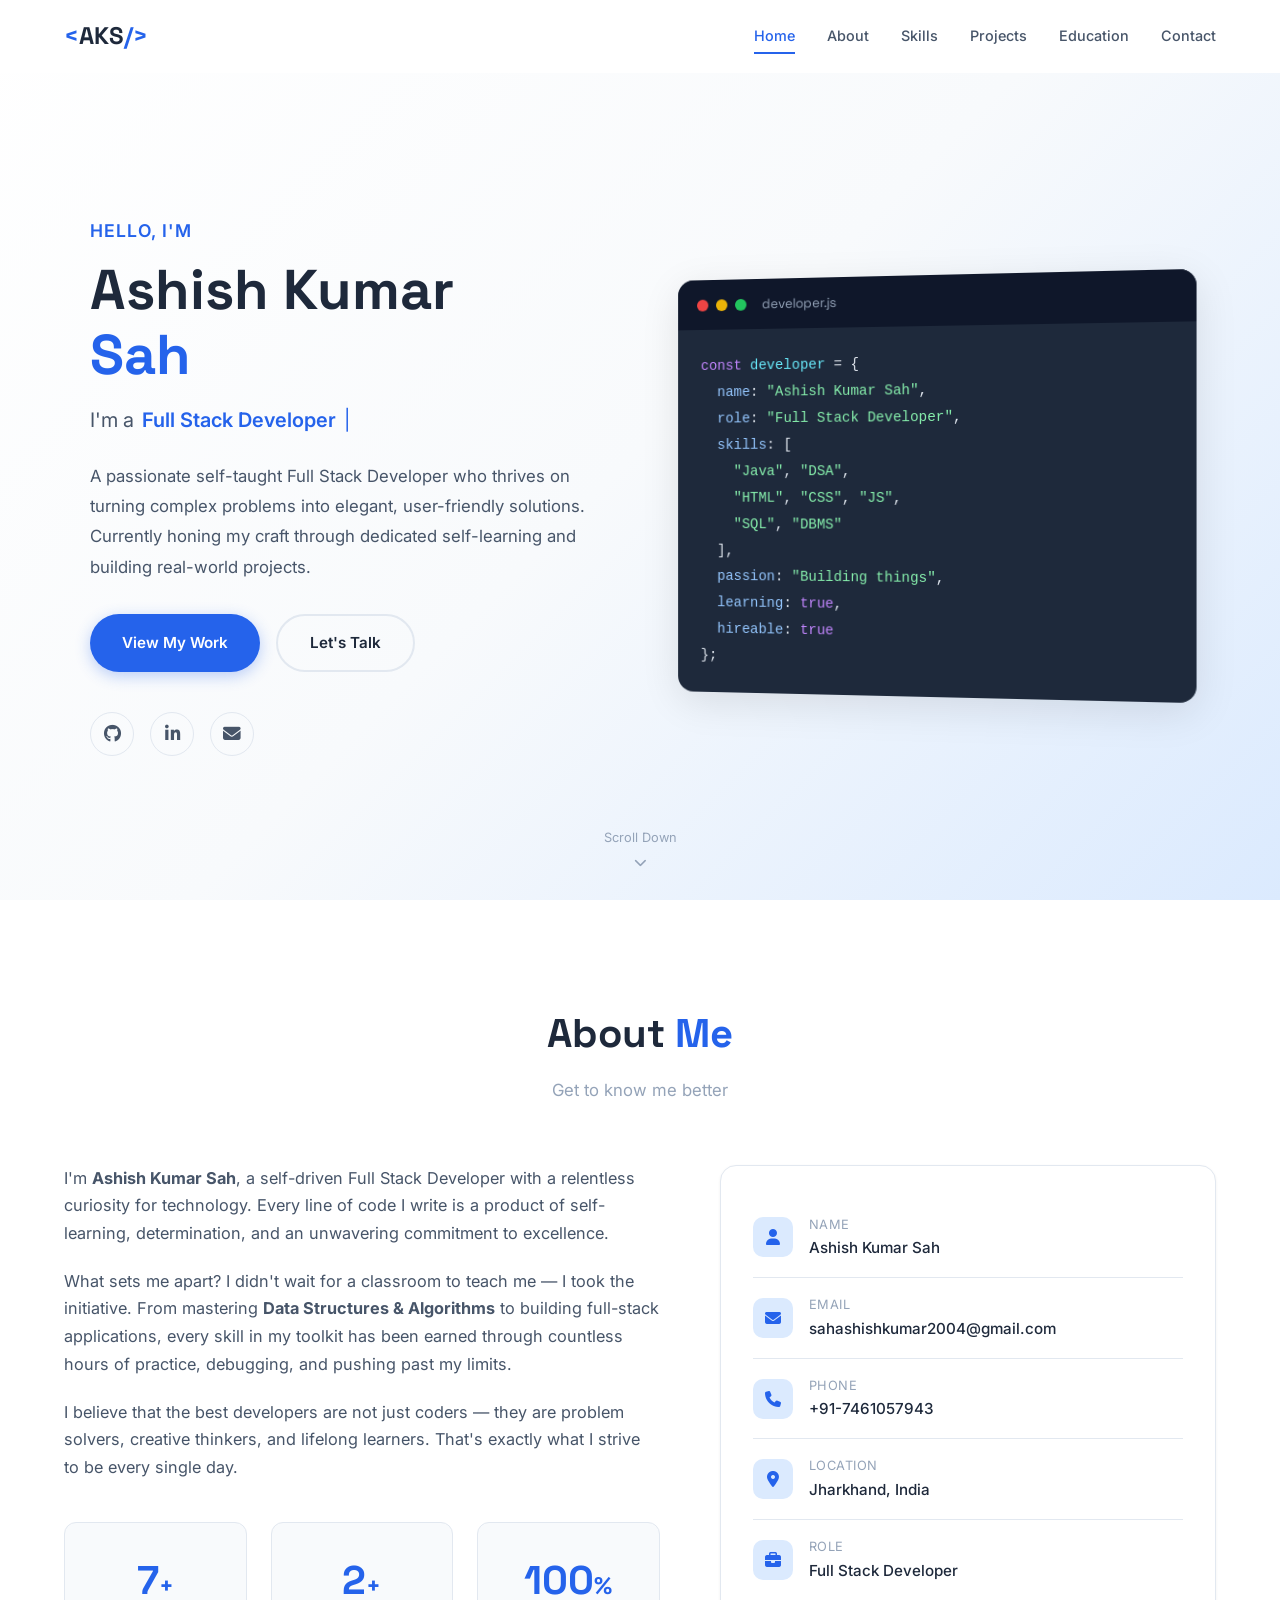
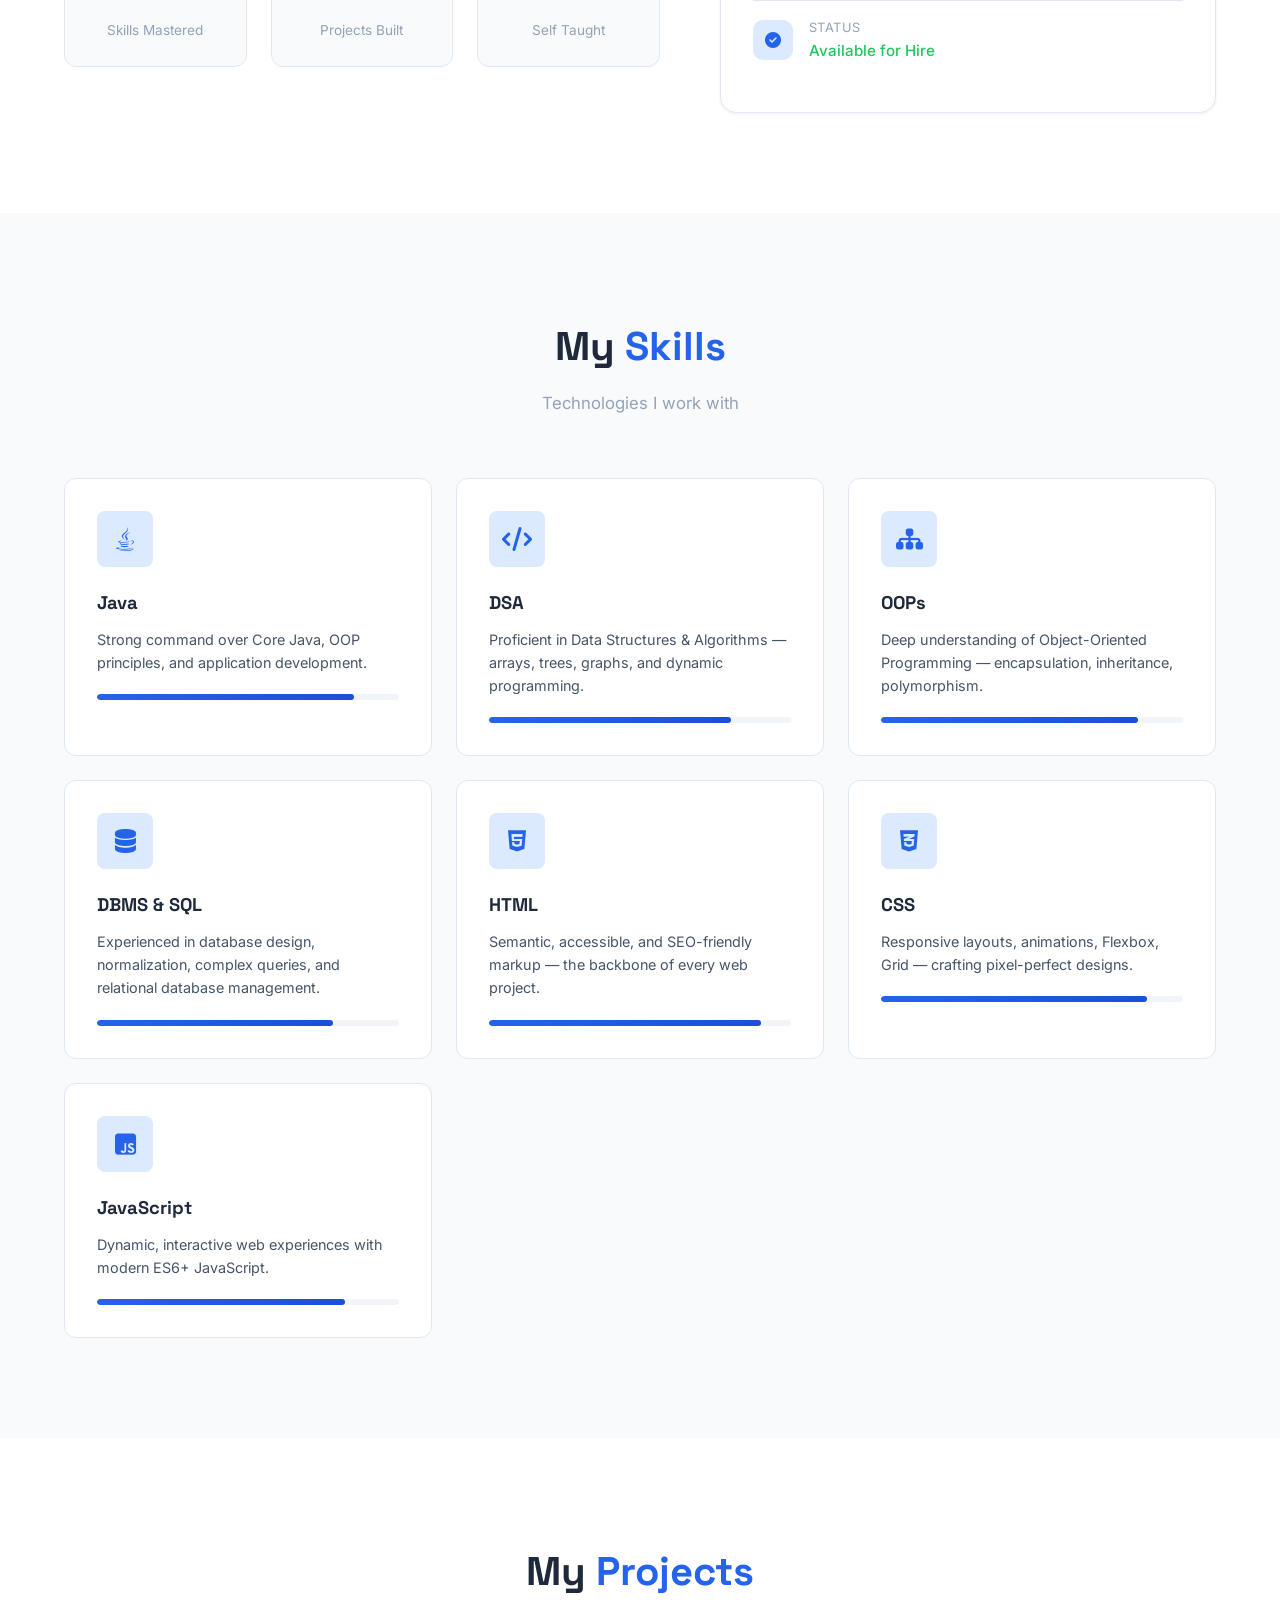
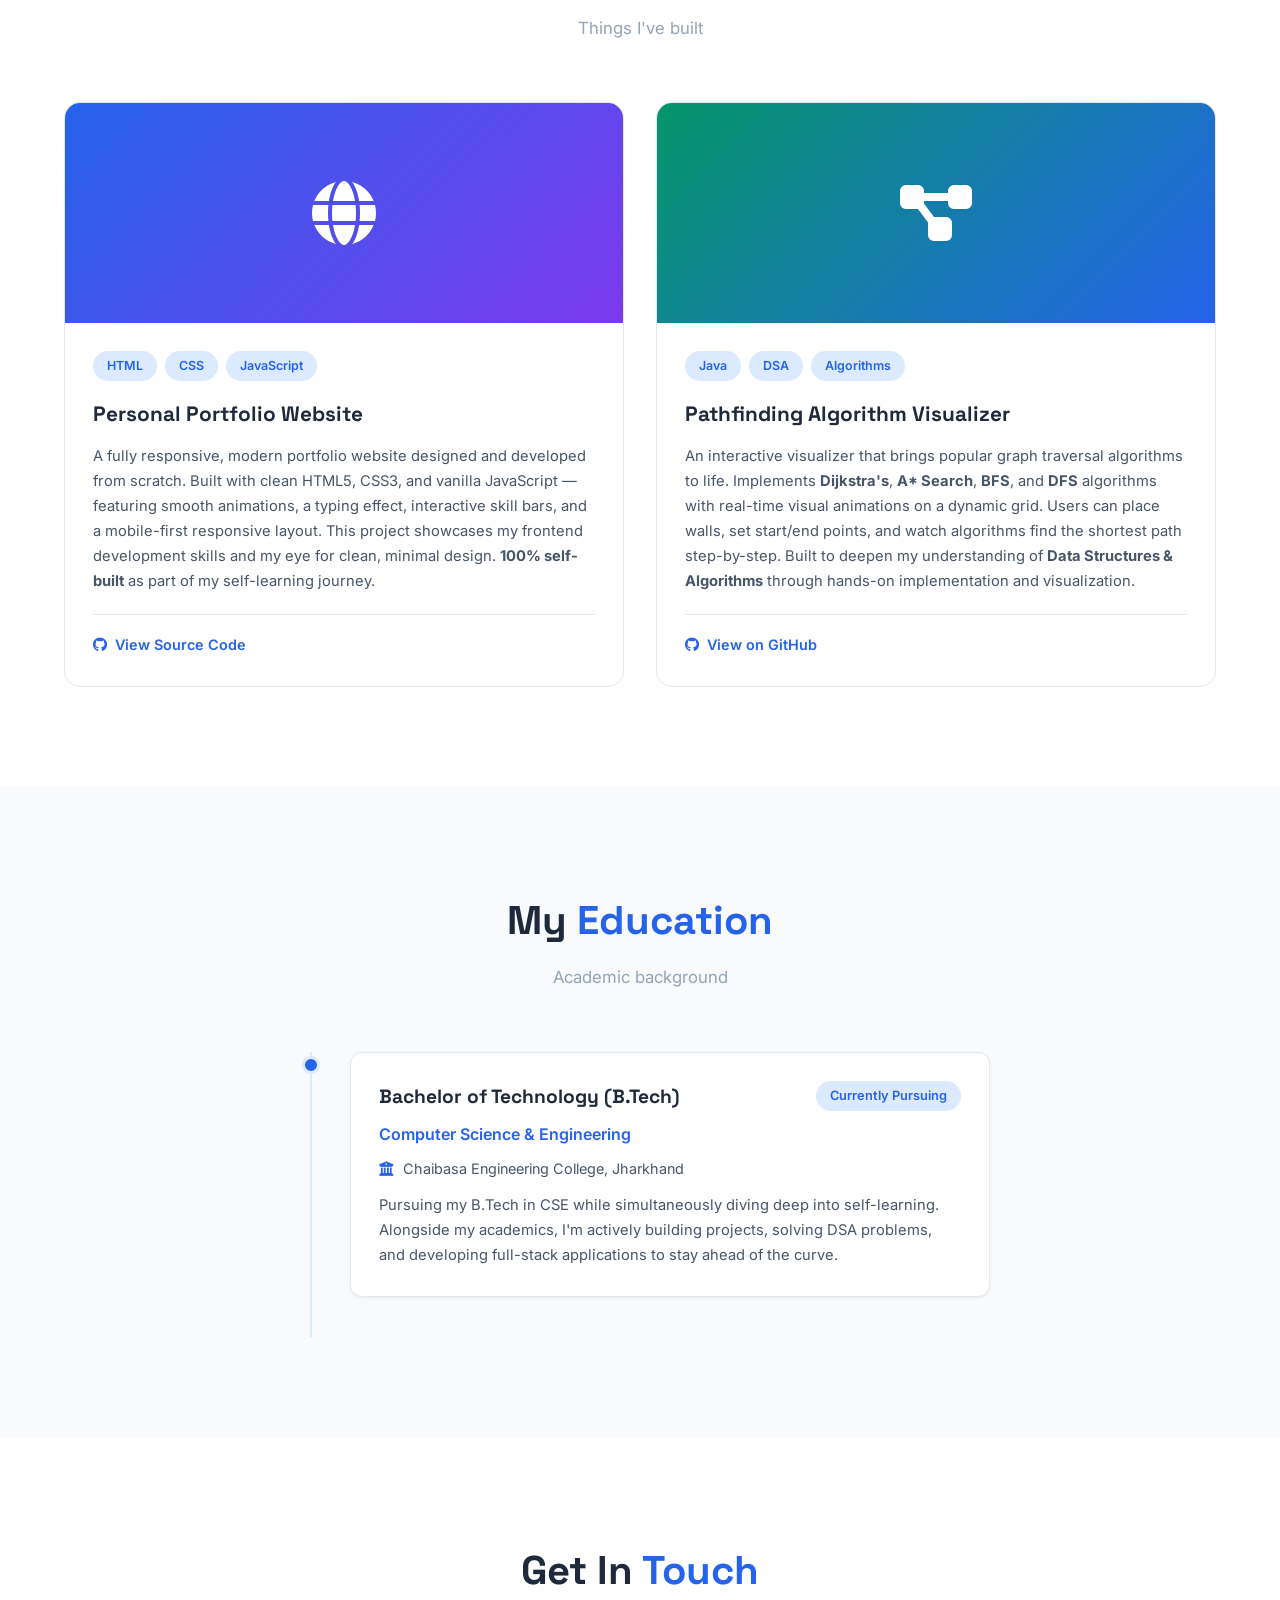
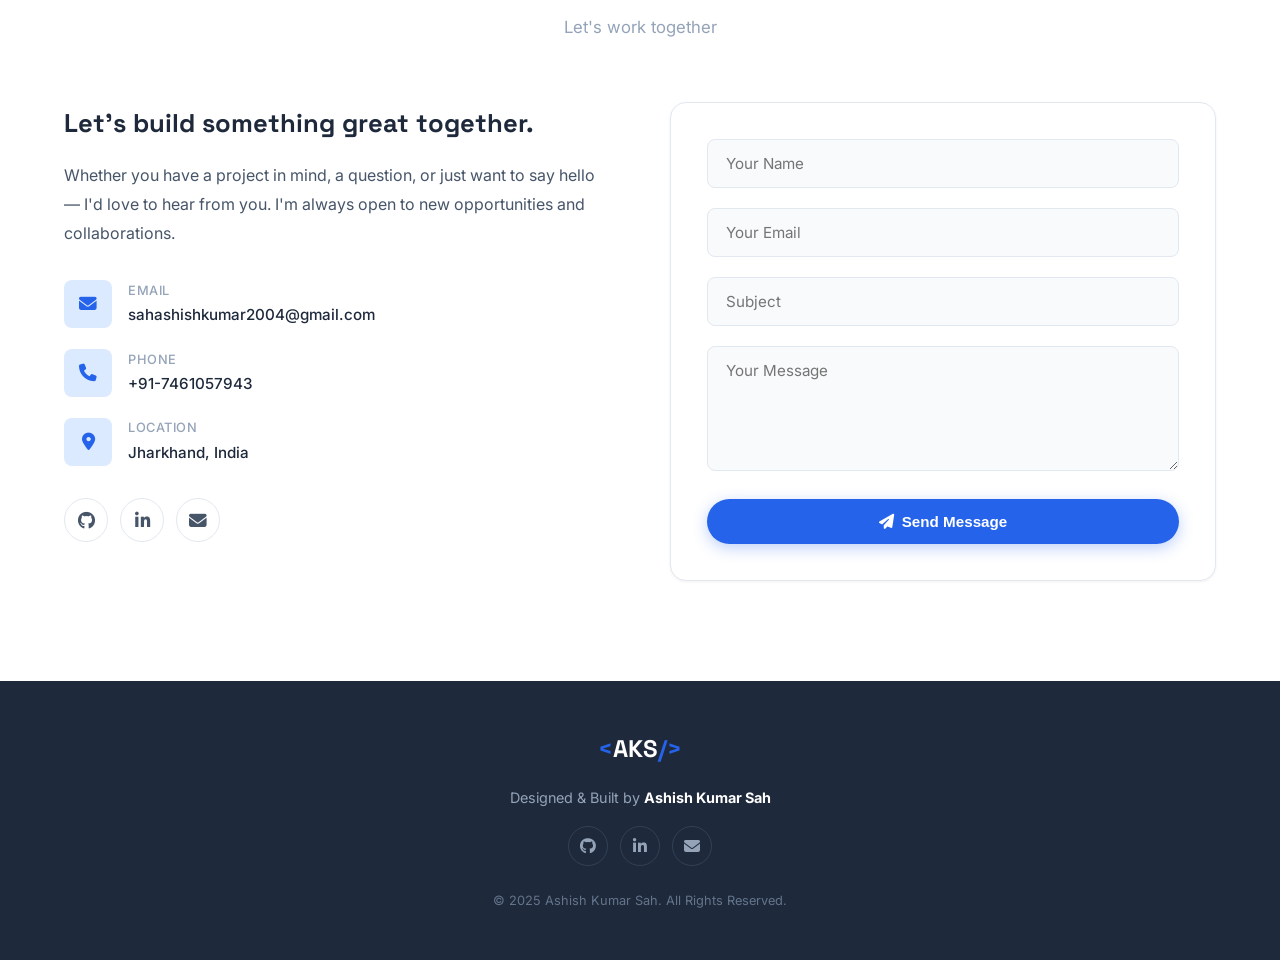
<file: index.html>
<!DOCTYPE html>
<html lang="en">
<head>
    <meta charset="UTF-8">
    <meta name="viewport" content="width=device-width, initial-scale=1.0">
    <title>Ashish Kumar Sah | Full Stack Developer</title>
    <link rel="stylesheet" href="style.css">
    <link rel="preconnect" href="https://fonts.googleapis.com">
    <link rel="preconnect" href="https://fonts.gstatic.com" crossorigin>
    <link href="https://fonts.googleapis.com/css2?family=Inter:wght@300;400;500;600;700;800&family=Space+Grotesk:wght@400;500;600;700&display=swap" rel="stylesheet">
    <link rel="stylesheet" href="https://cdnjs.cloudflare.com/ajax/libs/font-awesome/6.5.1/css/all.min.css">
</head>
<body>
    <!-- Navbar -->
    <nav class="navbar" id="navbar">
        <div class="nav-container">
            <a href="#" class="nav-logo">
                <span class="logo-bracket">&lt;</span>AKS<span class="logo-bracket">/&gt;</span>
            </a>
            <div class="nav-links" id="navLinks">
                <a href="#home" class="nav-link active">Home</a>
                <a href="#about" class="nav-link">About</a>
                <a href="#skills" class="nav-link">Skills</a>
                <a href="#projects" class="nav-link">Projects</a>
                <a href="#education" class="nav-link">Education</a>
                <a href="#contact" class="nav-link">Contact</a>
            </div>
            <button class="nav-toggle" id="navToggle" aria-label="Toggle navigation">
                <span class="hamburger"></span>
            </button>
        </div>
    </nav>

    <!-- Hero Section -->
    <section class="hero" id="home">
        <div class="hero-container">
            <div class="hero-content">
                <p class="hero-greeting">Hello, I'm</p>
                <h1 class="hero-name">Ashish Kumar<br><span class="highlight">Sah</span></h1>
                <div class="hero-title-wrapper">
                    <span class="hero-title-label">I'm a</span>
                    <span class="hero-title" id="typedText"></span>
                    <span class="cursor">|</span>
                </div>
                <p class="hero-description">
                    A passionate self-taught Full Stack Developer who thrives on turning complex problems 
                    into elegant, user-friendly solutions. Currently honing my craft through dedicated 
                    self-learning and building real-world projects.
                </p>
                <div class="hero-buttons">
                    <a href="#projects" class="btn btn-primary">View My Work</a>
                    <a href="#contact" class="btn btn-outline">Let's Talk</a>
                </div>
                <div class="hero-socials">
                    <a href="https://github.com/Ashish-kr-sah-2004" target="_blank" rel="noopener noreferrer" aria-label="GitHub">
                        <i class="fab fa-github"></i>
                    </a>
                    <a href="https://www.linkedin.com/in/ashish-kumar-sah-87575130b" target="_blank" rel="noopener noreferrer" aria-label="LinkedIn">
                        <i class="fab fa-linkedin-in"></i>
                    </a>
                    <a href="mailto:sahashishkumar2004@gmail.com" aria-label="Email">
                        <i class="fas fa-envelope"></i>
                    </a>
                </div>
            </div>
            <div class="hero-visual">
                <div class="code-window">
                    <div class="code-header">
                        <span class="dot red"></span>
                        <span class="dot yellow"></span>
                        <span class="dot green"></span>
                        <span class="code-title">developer.js</span>
                    </div>
                    <pre class="code-body"><code><span class="code-keyword">const</span> <span class="code-variable">developer</span> = {
  <span class="code-property">name</span>: <span class="code-string">"Ashish Kumar Sah"</span>,
  <span class="code-property">role</span>: <span class="code-string">"Full Stack Developer"</span>,
  <span class="code-property">skills</span>: [
    <span class="code-string">"Java"</span>, <span class="code-string">"DSA"</span>,
    <span class="code-string">"HTML"</span>, <span class="code-string">"CSS"</span>, <span class="code-string">"JS"</span>,
    <span class="code-string">"SQL"</span>, <span class="code-string">"DBMS"</span>
  ],
  <span class="code-property">passion</span>: <span class="code-string">"Building things"</span>,
  <span class="code-property">learning</span>: <span class="code-keyword">true</span>,
  <span class="code-property">hireable</span>: <span class="code-keyword">true</span>
};</code></pre>
                </div>
            </div>
        </div>
        <div class="scroll-indicator">
            <span>Scroll Down</span>
            <i class="fas fa-chevron-down"></i>
        </div>
    </section>

    <!-- About Section -->
    <section class="section" id="about">
        <div class="container">
            <h2 class="section-title">About <span class="highlight">Me</span></h2>
            <p class="section-subtitle">Get to know me better</p>
            <div class="about-grid">
                <div class="about-text">
                    <p>
                        I'm <strong>Ashish Kumar Sah</strong>, a self-driven Full Stack Developer with a relentless 
                        curiosity for technology. Every line of code I write is a product of self-learning, 
                        determination, and an unwavering commitment to excellence.
                    </p>
                    <p>
                        What sets me apart? I didn't wait for a classroom to teach me — I took the initiative. 
                        From mastering <strong>Data Structures & Algorithms</strong> to building full-stack applications, 
                        every skill in my toolkit has been earned through countless hours of practice, debugging, 
                        and pushing past my limits.
                    </p>
                    <p>
                        I believe that the best developers are not just coders — they are problem solvers, 
                        creative thinkers, and lifelong learners. That's exactly what I strive to be every single day.
                    </p>
                    <div class="about-stats">
                        <div class="stat">
                            <span class="stat-number" data-target="7">0</span><span class="stat-plus">+</span>
                            <span class="stat-label">Skills Mastered</span>
                        </div>
                        <div class="stat">
                            <span class="stat-number" data-target="2">0</span><span class="stat-plus">+</span>
                            <span class="stat-label">Projects Built</span>
                        </div>
                        <div class="stat">
                            <span class="stat-number" data-target="100">0</span><span class="stat-plus">%</span>
                            <span class="stat-label">Self Taught</span>
                        </div>
                    </div>
                </div>
                <div class="about-info">
                    <div class="info-card">
                        <div class="info-item">
                            <i class="fas fa-user"></i>
                            <div>
                                <span class="info-label">Name</span>
                                <span class="info-value">Ashish Kumar Sah</span>
                            </div>
                        </div>
                        <div class="info-item">
                            <i class="fas fa-envelope"></i>
                            <div>
                                <span class="info-label">Email</span>
                                <span class="info-value">sahashishkumar2004@gmail.com</span>
                            </div>
                        </div>
                        <div class="info-item">
                            <i class="fas fa-phone"></i>
                            <div>
                                <span class="info-label">Phone</span>
                                <span class="info-value">+91-7461057943</span>
                            </div>
                        </div>
                        <div class="info-item">
                            <i class="fas fa-map-marker-alt"></i>
                            <div>
                                <span class="info-label">Location</span>
                                <span class="info-value">Jharkhand, India</span>
                            </div>
                        </div>
                        <div class="info-item">
                            <i class="fas fa-briefcase"></i>
                            <div>
                                <span class="info-label">Role</span>
                                <span class="info-value">Full Stack Developer</span>
                            </div>
                        </div>
                        <div class="info-item">
                            <i class="fas fa-check-circle"></i>
                            <div>
                                <span class="info-label">Status</span>
                                <span class="info-value available">Available for Hire</span>
                            </div>
                        </div>
                    </div>
                </div>
            </div>
        </div>
    </section>

    <!-- Skills Section -->
    <section class="section section-alt" id="skills">
        <div class="container">
            <h2 class="section-title">My <span class="highlight">Skills</span></h2>
            <p class="section-subtitle">Technologies I work with</p>
            <div class="skills-grid">
                <div class="skill-card" data-aos="fade-up">
                    <div class="skill-icon">
                        <i class="fab fa-java"></i>
                    </div>
                    <h3>Java</h3>
                    <p>Strong command over Core Java, OOP principles, and application development.</p>
                    <div class="skill-bar">
                        <div class="skill-progress" data-width="85"></div>
                    </div>
                </div>
                <div class="skill-card" data-aos="fade-up">
                    <div class="skill-icon">
                        <i class="fas fa-code"></i>
                    </div>
                    <h3>DSA</h3>
                    <p>Proficient in Data Structures & Algorithms — arrays, trees, graphs, and dynamic programming.</p>
                    <div class="skill-bar">
                        <div class="skill-progress" data-width="80"></div>
                    </div>
                </div>
                <div class="skill-card" data-aos="fade-up">
                    <div class="skill-icon">
                        <i class="fas fa-sitemap"></i>
                    </div>
                    <h3>OOPs</h3>
                    <p>Deep understanding of Object-Oriented Programming — encapsulation, inheritance, polymorphism.</p>
                    <div class="skill-bar">
                        <div class="skill-progress" data-width="85"></div>
                    </div>
                </div>
                <div class="skill-card" data-aos="fade-up">
                    <div class="skill-icon">
                        <i class="fas fa-database"></i>
                    </div>
                    <h3>DBMS & SQL</h3>
                    <p>Experienced in database design, normalization, complex queries, and relational database management.</p>
                    <div class="skill-bar">
                        <div class="skill-progress" data-width="78"></div>
                    </div>
                </div>
                <div class="skill-card" data-aos="fade-up">
                    <div class="skill-icon">
                        <i class="fab fa-html5"></i>
                    </div>
                    <h3>HTML</h3>
                    <p>Semantic, accessible, and SEO-friendly markup — the backbone of every web project.</p>
                    <div class="skill-bar">
                        <div class="skill-progress" data-width="90"></div>
                    </div>
                </div>
                <div class="skill-card" data-aos="fade-up">
                    <div class="skill-icon">
                        <i class="fab fa-css3-alt"></i>
                    </div>
                    <h3>CSS</h3>
                    <p>Responsive layouts, animations, Flexbox, Grid — crafting pixel-perfect designs.</p>
                    <div class="skill-bar">
                        <div class="skill-progress" data-width="88"></div>
                    </div>
                </div>
                <div class="skill-card" data-aos="fade-up">
                    <div class="skill-icon">
                        <i class="fab fa-js-square"></i>
                    </div>
                    <h3>JavaScript</h3>
                    <p>Dynamic, interactive web experiences with modern ES6+ JavaScript.</p>
                    <div class="skill-bar">
                        <div class="skill-progress" data-width="82"></div>
                    </div>
                </div>
            </div>
        </div>
    </section>

    <!-- Projects Section -->
    <section class="section" id="projects">
        <div class="container">
            <h2 class="section-title">My <span class="highlight">Projects</span></h2>
            <p class="section-subtitle">Things I've built</p>
            <div class="projects-grid">
                <div class="project-card featured">
                    <div class="project-image">
                        <div class="project-overlay">
                            <a href="https://github.com/Ashish-kr-sah-2004/Portfolio" target="_blank" rel="noopener noreferrer" class="project-link" aria-label="View on GitHub">
                                <i class="fab fa-github"></i>
                            </a>
                        </div>
                        <div class="project-placeholder">
                            <i class="fas fa-globe"></i>
                        </div>
                    </div>
                    <div class="project-content">
                        <div class="project-tags">
                            <span class="tag">HTML</span>
                            <span class="tag">CSS</span>
                            <span class="tag">JavaScript</span>
                        </div>
                        <h3>Personal Portfolio Website</h3>
                        <p>
                            A fully responsive, modern portfolio website designed and developed from scratch. 
                            Built with clean HTML5, CSS3, and vanilla JavaScript — featuring smooth 
                            animations, a typing effect, interactive skill bars, and a mobile-first 
                            responsive layout. This project showcases my frontend development skills 
                            and my eye for clean, minimal design. <strong>100% self-built</strong> 
                            as part of my self-learning journey.
                        </p>
                        <div class="project-footer">
                            <a href="https://github.com/Ashish-kr-sah-2004/Portfolio" target="_blank" rel="noopener noreferrer" class="project-repo-link">
                                <i class="fab fa-github"></i> View Source Code
                            </a>
                        </div>
                    </div>
                </div>

                <div class="project-card featured">
                    <div class="project-image">
                        <div class="project-overlay">
                            <a href="https://github.com/Ashish-kr-sah-2004" target="_blank" rel="noopener noreferrer" class="project-link" aria-label="View on GitHub">
                                <i class="fab fa-github"></i>
                            </a>
                        </div>
                        <div class="project-placeholder algo">
                            <i class="fas fa-project-diagram"></i>
                        </div>
                    </div>
                    <div class="project-content">
                        <div class="project-tags">
                            <span class="tag">Java</span>
                            <span class="tag">DSA</span>
                            <span class="tag">Algorithms</span>
                        </div>
                        <h3>Pathfinding Algorithm Visualizer</h3>
                        <p>
                            An interactive visualizer that brings popular graph traversal algorithms to life. 
                            Implements <strong>Dijkstra's</strong>, <strong>A* Search</strong>, 
                            <strong>BFS</strong>, and <strong>DFS</strong> algorithms with real-time 
                            visual animations on a dynamic grid. Users can place walls, set start/end 
                            points, and watch algorithms find the shortest path step-by-step. 
                            Built to deepen my understanding of <strong>Data Structures & Algorithms</strong> 
                            through hands-on implementation and visualization.
                        </p>
                        <div class="project-footer">
                            <a href="https://github.com/Ashish-kr-sah-2004" target="_blank" rel="noopener noreferrer" class="project-repo-link">
                                <i class="fab fa-github"></i> View on GitHub
                            </a>
                        </div>
                    </div>
                </div>
            </div>
        </div>
    </section>

    <!-- Education Section -->
    <section class="section section-alt" id="education">
        <div class="container">
            <h2 class="section-title">My <span class="highlight">Education</span></h2>
            <p class="section-subtitle">Academic background</p>
            <div class="timeline">
                <div class="timeline-item">
                    <div class="timeline-dot"></div>
                    <div class="timeline-content">
                        <div class="timeline-header">
                            <h3>Bachelor of Technology (B.Tech)</h3>
                            <span class="timeline-date">Currently Pursuing</span>
                        </div>
                        <h4>Computer Science & Engineering</h4>
                        <p class="timeline-institution">
                            <i class="fas fa-university"></i> Chaibasa Engineering College, Jharkhand
                        </p>
                        <p>
                            Pursuing my B.Tech in CSE while simultaneously diving deep into self-learning. 
                            Alongside my academics, I'm actively building projects, solving DSA problems, 
                            and developing full-stack applications to stay ahead of the curve.
                        </p>
                    </div>
                </div>
            </div>
        </div>
    </section>

    <!-- Contact Section -->
    <section class="section" id="contact">
        <div class="container">
            <h2 class="section-title">Get In <span class="highlight">Touch</span></h2>
            <p class="section-subtitle">Let's work together</p>
            <div class="contact-grid">
                <div class="contact-info">
                    <h3>Let's build something great together.</h3>
                    <p>
                        Whether you have a project in mind, a question, or just want to say hello — 
                        I'd love to hear from you. I'm always open to new opportunities and collaborations.
                    </p>
                    <div class="contact-details">
                        <div class="contact-item">
                            <div class="contact-icon">
                                <i class="fas fa-envelope"></i>
                            </div>
                            <div>
                                <span class="contact-label">Email</span>
                                <a href="mailto:sahashishkumar2004@gmail.com">sahashishkumar2004@gmail.com</a>
                            </div>
                        </div>
                        <div class="contact-item">
                            <div class="contact-icon">
                                <i class="fas fa-phone"></i>
                            </div>
                            <div>
                                <span class="contact-label">Phone</span>
                                <a href="tel:+917461057943">+91-7461057943</a>
                            </div>
                        </div>
                        <div class="contact-item">
                            <div class="contact-icon">
                                <i class="fas fa-map-marker-alt"></i>
                            </div>
                            <div>
                                <span class="contact-label">Location</span>
                                <span>Jharkhand, India</span>
                            </div>
                        </div>
                    </div>
                    <div class="contact-socials">
                        <a href="https://github.com/Ashish-kr-sah-2004" target="_blank" rel="noopener noreferrer" aria-label="GitHub">
                            <i class="fab fa-github"></i>
                        </a>
                        <a href="https://www.linkedin.com/in/ashish-kumar-sah-87575130b" target="_blank" rel="noopener noreferrer" aria-label="LinkedIn">
                            <i class="fab fa-linkedin-in"></i>
                        </a>
                        <a href="mailto:sahashishkumar2004@gmail.com" aria-label="Email">
                            <i class="fas fa-envelope"></i>
                        </a>
                    </div>
                </div>
                <div class="contact-form-wrapper">
                    <form class="contact-form" id="contactForm">
                        <div class="form-group">
                            <input type="text" id="name" placeholder="Your Name" required>
                        </div>
                        <div class="form-group">
                            <input type="email" id="email" placeholder="Your Email" required>
                        </div>
                        <div class="form-group">
                            <input type="text" id="subject" placeholder="Subject">
                        </div>
                        <div class="form-group">
                            <textarea id="message" rows="5" placeholder="Your Message" required></textarea>
                        </div>
                        <button type="submit" class="btn btn-primary btn-full">
                            <i class="fas fa-paper-plane"></i> Send Message
                        </button>
                    </form>
                </div>
            </div>
        </div>
    </section>

    <!-- Footer -->
    <footer class="footer">
        <div class="container">
            <div class="footer-content">
                <div class="footer-logo">
                    <span class="logo-bracket">&lt;</span>AKS<span class="logo-bracket">/&gt;</span>
                </div>
                <p class="footer-text">Designed & Built by <strong>Ashish Kumar Sah</strong></p>
                <div class="footer-socials">
                    <a href="https://github.com/Ashish-kr-sah-2004" target="_blank" rel="noopener noreferrer" aria-label="GitHub">
                        <i class="fab fa-github"></i>
                    </a>
                    <a href="https://www.linkedin.com/in/ashish-kumar-sah-87575130b" target="_blank" rel="noopener noreferrer" aria-label="LinkedIn">
                        <i class="fab fa-linkedin-in"></i>
                    </a>
                    <a href="mailto:sahashishkumar2004@gmail.com" aria-label="Email">
                        <i class="fas fa-envelope"></i>
                    </a>
                </div>
                <p class="footer-copy">&copy; 2025 Ashish Kumar Sah. All Rights Reserved.</p>
            </div>
        </div>
    </footer>

    <script src="script.js"></script>
</body>
</html>
</file>
<file: style.css>
/* ===== CSS Variables ===== */
:root {
    --primary: #2563eb;
    --primary-dark: #1d4ed8;
    --primary-light: #dbeafe;
    --text-dark: #1e293b;
    --text-medium: #475569;
    --text-light: #94a3b8;
    --bg-white: #ffffff;
    --bg-light: #f8fafc;
    --bg-alt: #f1f5f9;
    --border: #e2e8f0;
    --shadow-sm: 0 1px 3px rgba(0, 0, 0, 0.06);
    --shadow-md: 0 4px 20px rgba(0, 0, 0, 0.08);
    --shadow-lg: 0 10px 40px rgba(0, 0, 0, 0.1);
    --radius-sm: 8px;
    --radius-md: 12px;
    --radius-lg: 16px;
    --transition: all 0.3s ease;
}

/* ===== Reset & Base ===== */
*,
*::before,
*::after {
    margin: 0;
    padding: 0;
    box-sizing: border-box;
}

html {
    scroll-behavior: smooth;
    scroll-padding-top: 80px;
}

body {
    font-family: 'Inter', -apple-system, BlinkMacSystemFont, sans-serif;
    color: var(--text-dark);
    background: var(--bg-white);
    line-height: 1.7;
    -webkit-font-smoothing: antialiased;
}

a {
    text-decoration: none;
    color: inherit;
    transition: var(--transition);
}

img {
    max-width: 100%;
    height: auto;
}

.container {
    max-width: 1200px;
    margin: 0 auto;
    padding: 0 24px;
}

/* ===== Navbar ===== */
.navbar {
    position: fixed;
    top: 0;
    left: 0;
    right: 0;
    z-index: 1000;
    background: rgba(255, 255, 255, 0.95);
    backdrop-filter: blur(12px);
    border-bottom: 1px solid transparent;
    transition: var(--transition);
}

.navbar.scrolled {
    border-bottom-color: var(--border);
    box-shadow: var(--shadow-sm);
}

.nav-container {
    max-width: 1200px;
    margin: 0 auto;
    padding: 0 24px;
    display: flex;
    align-items: center;
    justify-content: space-between;
    height: 72px;
}

.nav-logo {
    font-family: 'Space Grotesk', monospace;
    font-size: 1.5rem;
    font-weight: 700;
    color: var(--text-dark);
}

.logo-bracket {
    color: var(--primary);
}

.nav-links {
    display: flex;
    gap: 32px;
}

.nav-link {
    font-size: 0.9rem;
    font-weight: 500;
    color: var(--text-medium);
    position: relative;
    padding: 4px 0;
}

.nav-link::after {
    content: '';
    position: absolute;
    bottom: -2px;
    left: 0;
    width: 0;
    height: 2px;
    background: var(--primary);
    transition: width 0.3s ease;
}

.nav-link:hover,
.nav-link.active {
    color: var(--primary);
}

.nav-link:hover::after,
.nav-link.active::after {
    width: 100%;
}

.nav-toggle {
    display: none;
    background: none;
    border: none;
    cursor: pointer;
    padding: 8px;
}

.hamburger {
    display: block;
    width: 24px;
    height: 2px;
    background: var(--text-dark);
    position: relative;
    transition: var(--transition);
}

.hamburger::before,
.hamburger::after {
    content: '';
    position: absolute;
    width: 24px;
    height: 2px;
    background: var(--text-dark);
    transition: var(--transition);
}

.hamburger::before { top: -7px; }
.hamburger::after { bottom: -7px; }

.nav-toggle.active .hamburger {
    background: transparent;
}

.nav-toggle.active .hamburger::before {
    transform: rotate(45deg);
    top: 0;
}

.nav-toggle.active .hamburger::after {
    transform: rotate(-45deg);
    bottom: 0;
}

/* ===== Hero Section ===== */
.hero {
    min-height: 100vh;
    display: flex;
    flex-direction: column;
    justify-content: center;
    padding-top: 72px;
    position: relative;
    background: linear-gradient(135deg, var(--bg-white) 0%, var(--bg-light) 50%, var(--primary-light) 100%);
}

.hero-container {
    max-width: 1200px;
    margin: 0 auto;
    padding: 60px 24px;
    display: grid;
    grid-template-columns: 1fr 1fr;
    gap: 60px;
    align-items: center;
}

.hero-greeting {
    font-size: 1.1rem;
    color: var(--primary);
    font-weight: 600;
    letter-spacing: 1px;
    text-transform: uppercase;
    margin-bottom: 12px;
}

.hero-name {
    font-family: 'Space Grotesk', sans-serif;
    font-size: 3.5rem;
    font-weight: 800;
    line-height: 1.15;
    color: var(--text-dark);
    margin-bottom: 16px;
}

.highlight {
    color: var(--primary);
}

.hero-title-wrapper {
    display: flex;
    align-items: center;
    gap: 8px;
    margin-bottom: 24px;
    font-size: 1.25rem;
}

.hero-title-label {
    color: var(--text-medium);
}

.hero-title {
    color: var(--primary);
    font-weight: 600;
}

.cursor {
    color: var(--primary);
    animation: blink 1s step-end infinite;
}

@keyframes blink {
    50% { opacity: 0; }
}

.hero-description {
    font-size: 1.05rem;
    color: var(--text-medium);
    max-width: 520px;
    margin-bottom: 32px;
    line-height: 1.8;
}

.hero-buttons {
    display: flex;
    gap: 16px;
    margin-bottom: 40px;
}

.btn {
    display: inline-flex;
    align-items: center;
    gap: 8px;
    padding: 14px 32px;
    border-radius: 50px;
    font-size: 0.95rem;
    font-weight: 600;
    cursor: pointer;
    transition: var(--transition);
    border: none;
}

.btn-primary {
    background: var(--primary);
    color: white;
    box-shadow: 0 4px 15px rgba(37, 99, 235, 0.3);
}

.btn-primary:hover {
    background: var(--primary-dark);
    transform: translateY(-2px);
    box-shadow: 0 6px 20px rgba(37, 99, 235, 0.4);
}

.btn-outline {
    background: transparent;
    color: var(--text-dark);
    border: 2px solid var(--border);
}

.btn-outline:hover {
    border-color: var(--primary);
    color: var(--primary);
    transform: translateY(-2px);
}

.btn-full {
    width: 100%;
    justify-content: center;
}

.hero-socials {
    display: flex;
    gap: 16px;
}

.hero-socials a {
    width: 44px;
    height: 44px;
    display: flex;
    align-items: center;
    justify-content: center;
    border-radius: 50%;
    border: 1px solid var(--border);
    color: var(--text-medium);
    font-size: 1.1rem;
    transition: var(--transition);
}

.hero-socials a:hover {
    background: var(--primary);
    border-color: var(--primary);
    color: white;
    transform: translateY(-3px);
}

/* Code Window */
.code-window {
    background: #1e293b;
    border-radius: var(--radius-lg);
    overflow: hidden;
    box-shadow: var(--shadow-lg);
    transform: perspective(800px) rotateY(-5deg);
    transition: transform 0.5s ease;
}

.code-window:hover {
    transform: perspective(800px) rotateY(0deg);
}

.code-header {
    display: flex;
    align-items: center;
    gap: 8px;
    padding: 14px 20px;
    background: #0f172a;
}

.dot {
    width: 12px;
    height: 12px;
    border-radius: 50%;
}

.dot.red { background: #ef4444; }
.dot.yellow { background: #eab308; }
.dot.green { background: #22c55e; }

.code-title {
    margin-left: 8px;
    color: #94a3b8;
    font-size: 0.85rem;
    font-family: 'Space Grotesk', monospace;
}

.code-body {
    padding: 24px;
    font-family: 'Space Grotesk', monospace;
    font-size: 0.9rem;
    line-height: 1.8;
    overflow-x: auto;
}

.code-body code {
    color: #e2e8f0;
}

.code-keyword { color: #c084fc; }
.code-variable { color: #67e8f9; }
.code-property { color: #93c5fd; }
.code-string { color: #86efac; }

/* Scroll Indicator */
.scroll-indicator {
    position: absolute;
    bottom: 30px;
    left: 50%;
    transform: translateX(-50%);
    display: flex;
    flex-direction: column;
    align-items: center;
    gap: 8px;
    color: var(--text-light);
    font-size: 0.8rem;
    animation: bounce 2s ease infinite;
}

@keyframes bounce {
    0%, 100% { transform: translateX(-50%) translateY(0); }
    50% { transform: translateX(-50%) translateY(10px); }
}

/* ===== Section Styles ===== */
.section {
    padding: 100px 0;
}

.section-alt {
    background: var(--bg-light);
}

.section-title {
    font-family: 'Space Grotesk', sans-serif;
    font-size: 2.5rem;
    font-weight: 700;
    text-align: center;
    margin-bottom: 8px;
}

.section-subtitle {
    text-align: center;
    color: var(--text-light);
    font-size: 1.05rem;
    margin-bottom: 60px;
}

/* ===== About Section ===== */
.about-grid {
    display: grid;
    grid-template-columns: 1.2fr 1fr;
    gap: 60px;
    align-items: start;
}

.about-text p {
    color: var(--text-medium);
    margin-bottom: 20px;
    font-size: 1.02rem;
}

.about-stats {
    display: grid;
    grid-template-columns: repeat(3, 1fr);
    gap: 24px;
    margin-top: 40px;
}

.stat {
    text-align: center;
    padding: 24px 16px;
    background: var(--bg-light);
    border-radius: var(--radius-md);
    border: 1px solid var(--border);
}

.stat-number {
    font-family: 'Space Grotesk', sans-serif;
    font-size: 2.5rem;
    font-weight: 700;
    color: var(--primary);
}

.stat-plus {
    font-family: 'Space Grotesk', sans-serif;
    font-size: 1.5rem;
    font-weight: 700;
    color: var(--primary);
}

.stat-label {
    display: block;
    font-size: 0.85rem;
    color: var(--text-light);
    margin-top: 4px;
}

/* Info Card */
.info-card {
    background: var(--bg-white);
    border: 1px solid var(--border);
    border-radius: var(--radius-lg);
    padding: 32px;
    box-shadow: var(--shadow-sm);
}

.info-item {
    display: flex;
    align-items: center;
    gap: 16px;
    padding: 16px 0;
    border-bottom: 1px solid var(--border);
}

.info-item:last-child {
    border-bottom: none;
}

.info-item i {
    width: 40px;
    height: 40px;
    display: flex;
    align-items: center;
    justify-content: center;
    background: var(--primary-light);
    color: var(--primary);
    border-radius: 10px;
    font-size: 1rem;
    flex-shrink: 0;
}

.info-label {
    display: block;
    font-size: 0.8rem;
    color: var(--text-light);
    text-transform: uppercase;
    letter-spacing: 0.5px;
}

.info-value {
    display: block;
    font-weight: 500;
    color: var(--text-dark);
    font-size: 0.95rem;
}

.info-value.available {
    color: #22c55e;
}

/* ===== Skills Section ===== */
.skills-grid {
    display: grid;
    grid-template-columns: repeat(auto-fit, minmax(280px, 1fr));
    gap: 24px;
}

.skill-card {
    background: var(--bg-white);
    padding: 32px;
    border-radius: var(--radius-md);
    border: 1px solid var(--border);
    transition: var(--transition);
    position: relative;
    overflow: hidden;
}

.skill-card::before {
    content: '';
    position: absolute;
    top: 0;
    left: 0;
    right: 0;
    height: 3px;
    background: var(--primary);
    transform: scaleX(0);
    transition: transform 0.3s ease;
}

.skill-card:hover {
    transform: translateY(-5px);
    box-shadow: var(--shadow-md);
    border-color: var(--primary-light);
}

.skill-card:hover::before {
    transform: scaleX(1);
}

.skill-icon {
    width: 56px;
    height: 56px;
    display: flex;
    align-items: center;
    justify-content: center;
    background: var(--primary-light);
    color: var(--primary);
    border-radius: var(--radius-sm);
    font-size: 1.5rem;
    margin-bottom: 20px;
}

.skill-card h3 {
    font-family: 'Space Grotesk', sans-serif;
    font-size: 1.15rem;
    margin-bottom: 10px;
    color: var(--text-dark);
}

.skill-card p {
    font-size: 0.9rem;
    color: var(--text-medium);
    margin-bottom: 20px;
    line-height: 1.6;
}

.skill-bar {
    width: 100%;
    height: 6px;
    background: var(--bg-alt);
    border-radius: 50px;
    overflow: hidden;
}

.skill-progress {
    height: 100%;
    background: linear-gradient(90deg, var(--primary), var(--primary-dark));
    border-radius: 50px;
    width: 0;
    transition: width 1.2s ease;
}

/* ===== Projects Section ===== */
.projects-grid {
    display: grid;
    grid-template-columns: repeat(auto-fit, minmax(480px, 1fr));
    gap: 32px;
}

.project-card {
    background: var(--bg-white);
    border-radius: var(--radius-lg);
    border: 1px solid var(--border);
    overflow: hidden;
    transition: var(--transition);
}

.project-card:hover {
    transform: translateY(-8px);
    box-shadow: var(--shadow-lg);
}

.project-image {
    position: relative;
    height: 220px;
    overflow: hidden;
}

.project-placeholder {
    width: 100%;
    height: 100%;
    display: flex;
    align-items: center;
    justify-content: center;
    background: linear-gradient(135deg, var(--primary) 0%, #7c3aed 100%);
    color: white;
    font-size: 4rem;
}

.project-placeholder.algo {
    background: linear-gradient(135deg, #059669 0%, #2563eb 100%);
}

.project-overlay {
    position: absolute;
    inset: 0;
    background: rgba(0, 0, 0, 0.6);
    display: flex;
    align-items: center;
    justify-content: center;
    gap: 16px;
    opacity: 0;
    transition: var(--transition);
    z-index: 2;
}

.project-card:hover .project-overlay {
    opacity: 1;
}

.project-link {
    width: 50px;
    height: 50px;
    display: flex;
    align-items: center;
    justify-content: center;
    background: white;
    color: var(--text-dark);
    border-radius: 50%;
    font-size: 1.3rem;
    transition: var(--transition);
}

.project-link:hover {
    transform: scale(1.1);
    background: var(--primary);
    color: white;
}

.project-content {
    padding: 28px;
}

.project-tags {
    display: flex;
    gap: 8px;
    flex-wrap: wrap;
    margin-bottom: 16px;
}

.tag {
    padding: 4px 14px;
    background: var(--primary-light);
    color: var(--primary);
    border-radius: 50px;
    font-size: 0.78rem;
    font-weight: 600;
}

.project-content h3 {
    font-family: 'Space Grotesk', sans-serif;
    font-size: 1.3rem;
    margin-bottom: 12px;
    color: var(--text-dark);
}

.project-content p {
    font-size: 0.92rem;
    color: var(--text-medium);
    line-height: 1.7;
    margin-bottom: 20px;
}

.project-footer {
    padding-top: 16px;
    border-top: 1px solid var(--border);
}

.project-repo-link {
    display: inline-flex;
    align-items: center;
    gap: 8px;
    color: var(--primary);
    font-weight: 600;
    font-size: 0.9rem;
}

.project-repo-link:hover {
    color: var(--primary-dark);
}

/* ===== Education / Timeline ===== */
.timeline {
    max-width: 700px;
    margin: 0 auto;
    position: relative;
}

.timeline::before {
    content: '';
    position: absolute;
    left: 20px;
    top: 0;
    bottom: 0;
    width: 2px;
    background: var(--primary-light);
}

.timeline-item {
    position: relative;
    padding-left: 60px;
    padding-bottom: 40px;
}

.timeline-dot {
    position: absolute;
    left: 12px;
    top: 4px;
    width: 18px;
    height: 18px;
    border-radius: 50%;
    background: var(--primary);
    border: 3px solid var(--primary-light);
}

.timeline-content {
    background: var(--bg-white);
    padding: 28px;
    border-radius: var(--radius-md);
    border: 1px solid var(--border);
    box-shadow: var(--shadow-sm);
}

.timeline-header {
    display: flex;
    justify-content: space-between;
    align-items: start;
    margin-bottom: 8px;
    flex-wrap: wrap;
    gap: 8px;
}

.timeline-header h3 {
    font-family: 'Space Grotesk', sans-serif;
    font-size: 1.2rem;
    color: var(--text-dark);
}

.timeline-date {
    padding: 4px 14px;
    background: var(--primary-light);
    color: var(--primary);
    border-radius: 50px;
    font-size: 0.8rem;
    font-weight: 600;
    white-space: nowrap;
}

.timeline-content h4 {
    color: var(--primary);
    font-weight: 600;
    margin-bottom: 8px;
}

.timeline-institution {
    color: var(--text-medium);
    font-size: 0.9rem;
    margin-bottom: 12px;
}

.timeline-institution i {
    color: var(--primary);
    margin-right: 6px;
}

.timeline-content p:last-child {
    color: var(--text-medium);
    font-size: 0.92rem;
}

/* ===== Contact Section ===== */
.contact-grid {
    display: grid;
    grid-template-columns: 1fr 1fr;
    gap: 60px;
    align-items: start;
}

.contact-info h3 {
    font-family: 'Space Grotesk', sans-serif;
    font-size: 1.6rem;
    margin-bottom: 16px;
    color: var(--text-dark);
}

.contact-info > p {
    color: var(--text-medium);
    margin-bottom: 32px;
    line-height: 1.8;
}

.contact-details {
    display: flex;
    flex-direction: column;
    gap: 20px;
    margin-bottom: 32px;
}

.contact-item {
    display: flex;
    align-items: center;
    gap: 16px;
}

.contact-icon {
    width: 48px;
    height: 48px;
    display: flex;
    align-items: center;
    justify-content: center;
    background: var(--primary-light);
    color: var(--primary);
    border-radius: var(--radius-sm);
    font-size: 1.1rem;
    flex-shrink: 0;
}

.contact-item .contact-label {
    display: block;
    font-size: 0.8rem;
    color: var(--text-light);
    text-transform: uppercase;
    letter-spacing: 0.5px;
}

.contact-item a,
.contact-item span {
    font-weight: 500;
    color: var(--text-dark);
    font-size: 0.95rem;
}

.contact-item a:hover {
    color: var(--primary);
}

.contact-socials {
    display: flex;
    gap: 12px;
}

.contact-socials a {
    width: 44px;
    height: 44px;
    display: flex;
    align-items: center;
    justify-content: center;
    border-radius: 50%;
    border: 1px solid var(--border);
    color: var(--text-medium);
    font-size: 1.1rem;
    transition: var(--transition);
}

.contact-socials a:hover {
    background: var(--primary);
    border-color: var(--primary);
    color: white;
    transform: translateY(-3px);
}

/* Contact Form */
.contact-form-wrapper {
    background: var(--bg-white);
    border: 1px solid var(--border);
    border-radius: var(--radius-lg);
    padding: 36px;
    box-shadow: var(--shadow-sm);
}

.form-group {
    margin-bottom: 20px;
}

.form-group input,
.form-group textarea {
    width: 100%;
    padding: 14px 18px;
    border: 1px solid var(--border);
    border-radius: var(--radius-sm);
    font-family: 'Inter', sans-serif;
    font-size: 0.95rem;
    color: var(--text-dark);
    background: var(--bg-light);
    transition: var(--transition);
    outline: none;
}

.form-group input:focus,
.form-group textarea:focus {
    border-color: var(--primary);
    background: var(--bg-white);
    box-shadow: 0 0 0 3px rgba(37, 99, 235, 0.1);
}

.form-group textarea {
    resize: vertical;
    min-height: 120px;
}

/* ===== Footer ===== */
.footer {
    background: var(--text-dark);
    padding: 48px 0;
    text-align: center;
}

.footer-content {
    display: flex;
    flex-direction: column;
    align-items: center;
    gap: 16px;
}

.footer-logo {
    font-family: 'Space Grotesk', monospace;
    font-size: 1.5rem;
    font-weight: 700;
    color: white;
}

.footer-text {
    color: #94a3b8;
    font-size: 0.9rem;
}

.footer-text strong {
    color: white;
}

.footer-socials {
    display: flex;
    gap: 12px;
}

.footer-socials a {
    width: 40px;
    height: 40px;
    display: flex;
    align-items: center;
    justify-content: center;
    border-radius: 50%;
    border: 1px solid #334155;
    color: #94a3b8;
    font-size: 1rem;
    transition: var(--transition);
}

.footer-socials a:hover {
    background: var(--primary);
    border-color: var(--primary);
    color: white;
}

.footer-copy {
    color: #64748b;
    font-size: 0.8rem;
    margin-top: 8px;
}

/* ===== Animations ===== */
.fade-in {
    opacity: 0;
    transform: translateY(30px);
    transition: opacity 0.6s ease, transform 0.6s ease;
}

.fade-in.visible {
    opacity: 1;
    transform: translateY(0);
}

/* ===== Responsive Design ===== */
@media (max-width: 1024px) {
    .hero-name {
        font-size: 2.8rem;
    }

    .hero-container {
        gap: 40px;
    }

    .projects-grid {
        grid-template-columns: 1fr;
    }
}

@media (max-width: 768px) {
    .nav-links {
        position: fixed;
        top: 72px;
        left: 0;
        right: 0;
        background: var(--bg-white);
        flex-direction: column;
        align-items: center;
        padding: 32px 0;
        gap: 24px;
        border-bottom: 1px solid var(--border);
        box-shadow: var(--shadow-md);
        transform: translateY(-120%);
        opacity: 0;
        transition: all 0.4s ease;
    }

    .nav-links.active {
        transform: translateY(0);
        opacity: 1;
    }

    .nav-toggle {
        display: block;
    }

    .hero-container {
        grid-template-columns: 1fr;
        text-align: center;
        padding: 40px 24px;
    }

    .hero-name {
        font-size: 2.4rem;
    }

    .hero-title-wrapper {
        justify-content: center;
    }

    .hero-description {
        margin: 0 auto 32px;
    }

    .hero-buttons {
        justify-content: center;
    }

    .hero-socials {
        justify-content: center;
    }

    .hero-visual {
        display: none;
    }

    .section {
        padding: 70px 0;
    }

    .section-title {
        font-size: 2rem;
    }

    .about-grid {
        grid-template-columns: 1fr;
        gap: 40px;
    }

    .about-stats {
        grid-template-columns: repeat(3, 1fr);
    }

    .contact-grid {
        grid-template-columns: 1fr;
        gap: 40px;
    }

    .timeline::before {
        left: 16px;
    }

    .timeline-item {
        padding-left: 48px;
    }

    .timeline-dot {
        left: 8px;
    }
}

@media (max-width: 480px) {
    .hero-name {
        font-size: 2rem;
    }

    .hero-buttons {
        flex-direction: column;
        align-items: center;
    }

    .btn {
        width: 100%;
        justify-content: center;
    }

    .about-stats {
        grid-template-columns: 1fr;
    }

    .skills-grid {
        grid-template-columns: 1fr;
    }

    .timeline-header {
        flex-direction: column;
    }

    .contact-form-wrapper {
        padding: 24px;
    }
}
</file>
